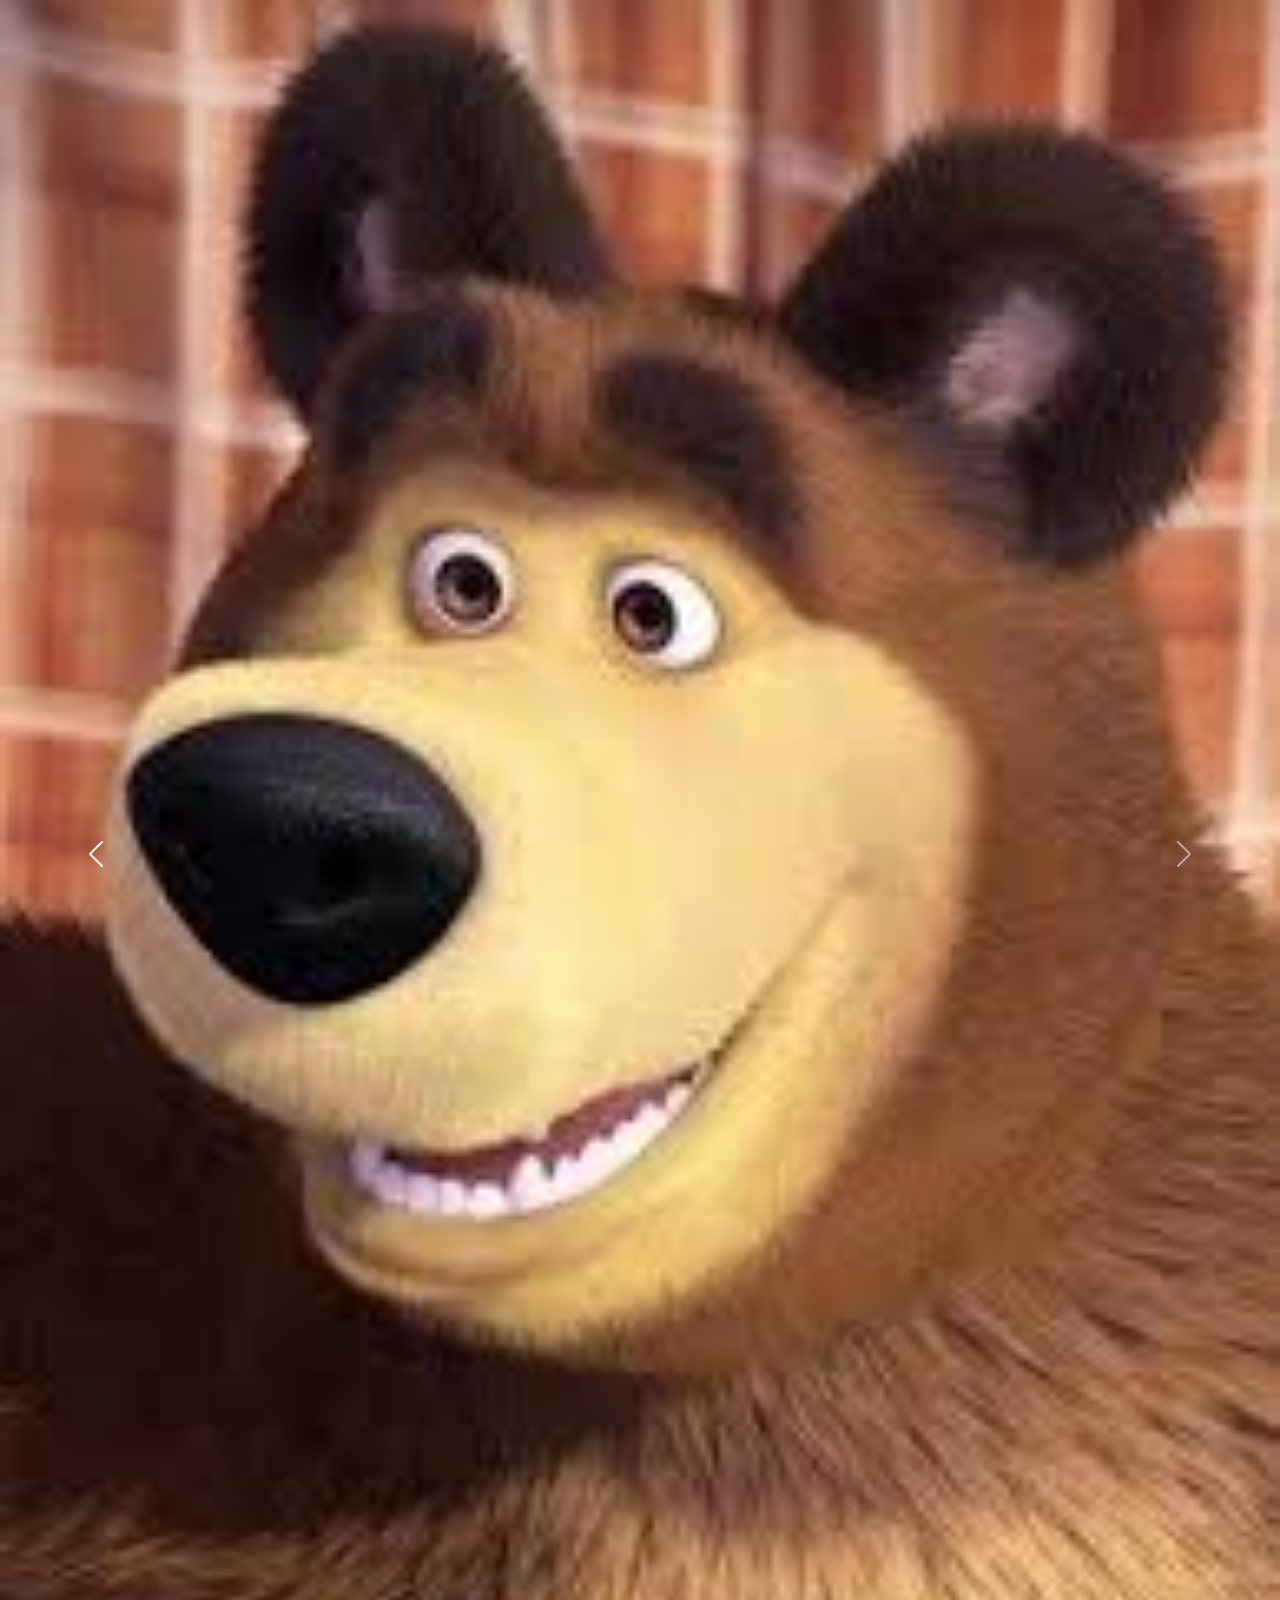
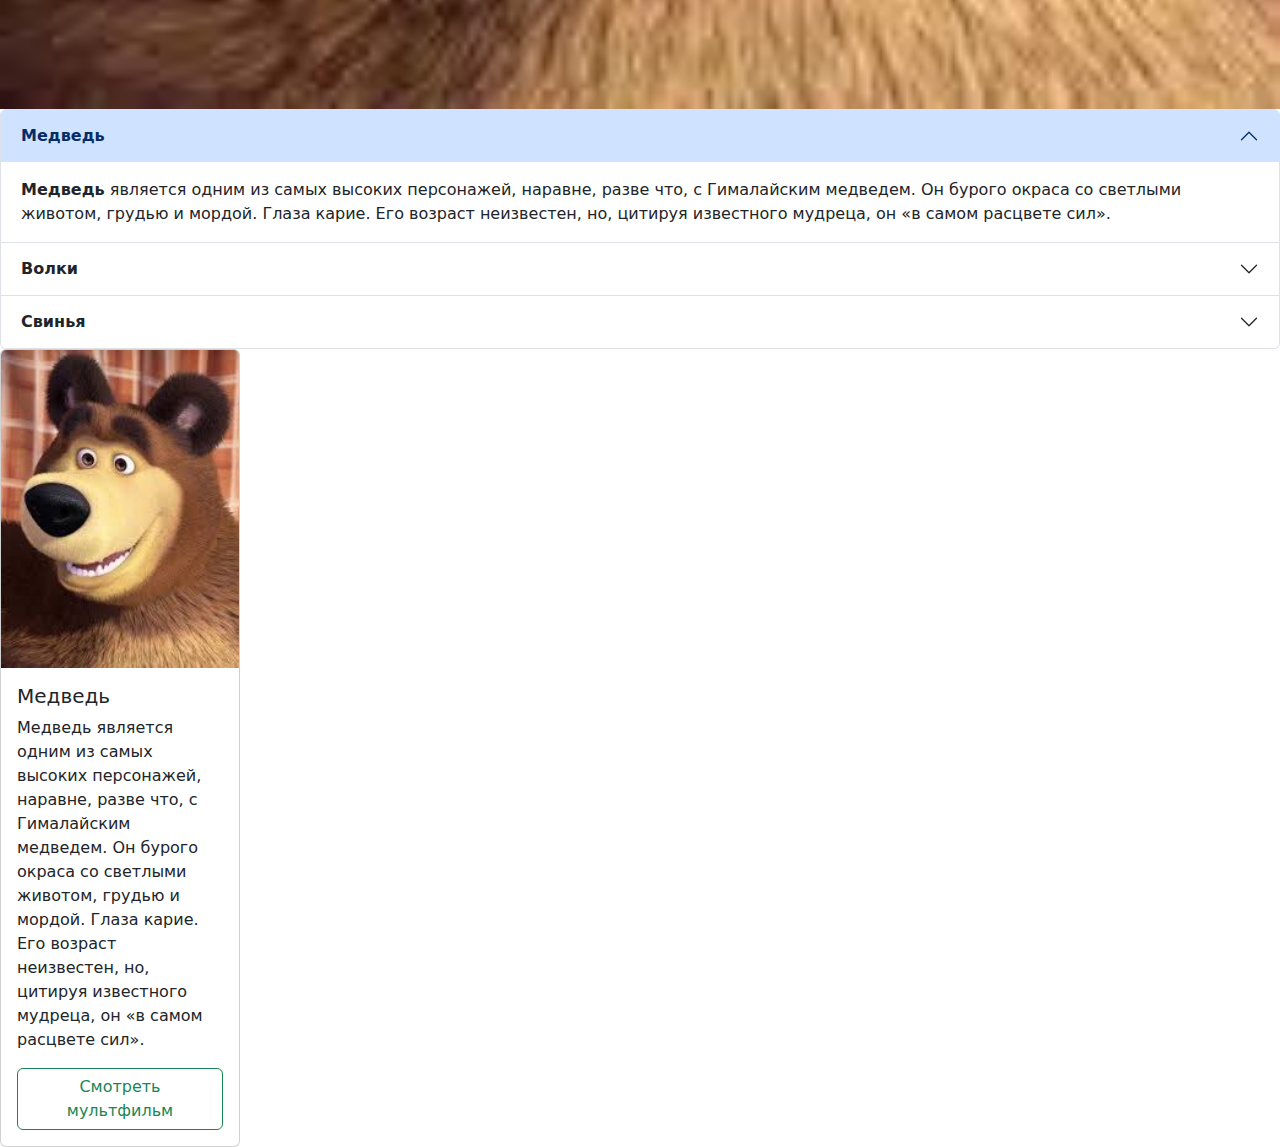
<file: index.html>
<!DOCTYPE html>
<html lang="en">
<head>
    <meta charset="UTF-8">
    <title>Title</title>
    <link href="https://cdn.jsdelivr.net/npm/bootstrap@5.3.3/dist/css/bootstrap.min.css" rel="stylesheet"
          integrity="sha384-QWTKZyjpPEjISv5WaRU9OFeRpok6YctnYmDr5pNlyT2bRjXh0JMhjY6hW+ALEwIH" crossorigin="anonymous">
    <link rel="stylesheet" href="style.css">
</head>
<body>
    <div id="carouselExampleAutoplaying" class="carousel slide" data-bs-ride="carousel">
  <div class="carousel-inner">
    <div class="carousel-item active">
      <img src="bear-img.png" class="d-block w-100" alt="bear-img">
    </div>
    <div class="carousel-item">
      <img src="volk-image.png" class="d-block w-100" alt="volk-image">
    </div>
    <div class="carousel-item">
      <img src="pig-image.png" class="d-block w-100" alt="pig-image">
    </div>
  </div>
  <button class="carousel-control-prev" type="button" data-bs-target="#carouselExampleAutoplaying" data-bs-slide="prev">
    <span class="carousel-control-prev-icon" aria-hidden="true"></span>
    <span class="visually-hidden">Предыдущий</span>
  </button>
  <button class="carousel-control-next" type="button" data-bs-target="#carouselExampleAutoplaying" data-bs-slide="next">
    <span class="carousel-control-next-icon" aria-hidden="true"></span>
    <span class="visually-hidden">Следующий</span>
  </button>
</div>




    <div class="accordion" id="accordionExample">
  <div class="accordion-item">
    <h2 class="accordion-header">
      <button class="accordion-button" type="button" data-bs-toggle="collapse" data-bs-target="#collapseOne"
              aria-expanded="true" aria-controls="collapseOne">
        <strong>Медведь</strong>
      </button>
    </h2>
    <div id="collapseOne" class="accordion-collapse collapse show" data-bs-parent="#accordionExample">
      <div class="accordion-body">
        <strong>Медведь</strong> является одним из самых высоких персонажей, наравне, разве что, с Гималайским медведем.
                    Он бурого окраса со светлыми животом, грудью и мордой. Глаза карие. Его возраст неизвестен, но,
                    цитируя известного мудреца, он «в самом расцвете сил».
      </div>
    </div>
  </div>
  <div class="accordion-item">
    <h2 class="accordion-header">
      <button class="accordion-button collapsed" type="button" data-bs-toggle="collapse" data-bs-target="#collapseTwo"
              aria-expanded="false" aria-controls="collapseTwo">
        <strong>Волки</strong>
      </button>
    </h2>
    <div id="collapseTwo" class="accordion-collapse collapse" data-bs-parent="#accordionExample">
      <div class="accordion-body">
        <strong>именно они,</strong> словно настоящие медбратья приходят на выручку, бегут с носилками и оказывают помощь,
            как истинные санитары леса, каковыми и принято считать волков в природе.
      </div>
    </div>
  </div>
  <div class="accordion-item">
    <h2 class="accordion-header">
      <button class="accordion-button collapsed" type="button" data-bs-toggle="collapse" data-bs-target="#collapseThree"
              aria-expanded="false" aria-controls="collapseThree">
        <strong>Свинья</strong>
      </button>
    </h2>
    <div id="collapseThree" class="accordion-collapse collapse" data-bs-parent="#accordionExample">
      <div class="accordion-body">
        <strong>Свинья Розочка</strong> — одна из животных, живущих во дворе у Маши, дружит и постоянно играет с козой и псом.
            Любит слушать музыку на плеере, плавать в грязной луже и отдыхать возле неё, как на пляже. Умеет играть
            на музыкальных инструментах. Творчески разносторонняя. Её хобби — коллекционирование красивых листьев,
            как было показано в сериях 43. «Героями не рождаются» и 56. «Страшно, аж жуть!». Также из серий 45.
            «Запутанная история» и 64. «Три Машкетёра» известно, что Розочка читает книги.
      </div>
    </div>
  </div>
</div>






    <div class="card" style="width: 15rem;">
        <img src="bear-img.png" class="card-img-top" alt="bear-img">
        <div class="card-body">
            <h5 class="card-title">Медведь</h5>
            <p class="card-text">Медведь является одним из самых высоких персонажей, наравне, разве что, с Гималайским медведем.
                    Он бурого окраса со светлыми животом, грудью и мордой. Глаза карие. Его возраст неизвестен, но,
                    цитируя известного мудреца, он «в самом расцвете сил».</p>
            <a href="#" class="btn btn-outline-success">Смотреть мультфильм</a>
        </div>
    </div>


    <script src="https://cdn.jsdelivr.net/npm/bootstrap@5.3.3/dist/js/bootstrap.bundle.min.js"
            integrity="sha384-YvpcrYf0tY3lHB60NNkmXc5s9fDVZLESaAA55NDzOxhy9GkcIdslK1eN7N6jIeHz" crossorigin="anonymous">
    </script>
</body>
</html>
</file>
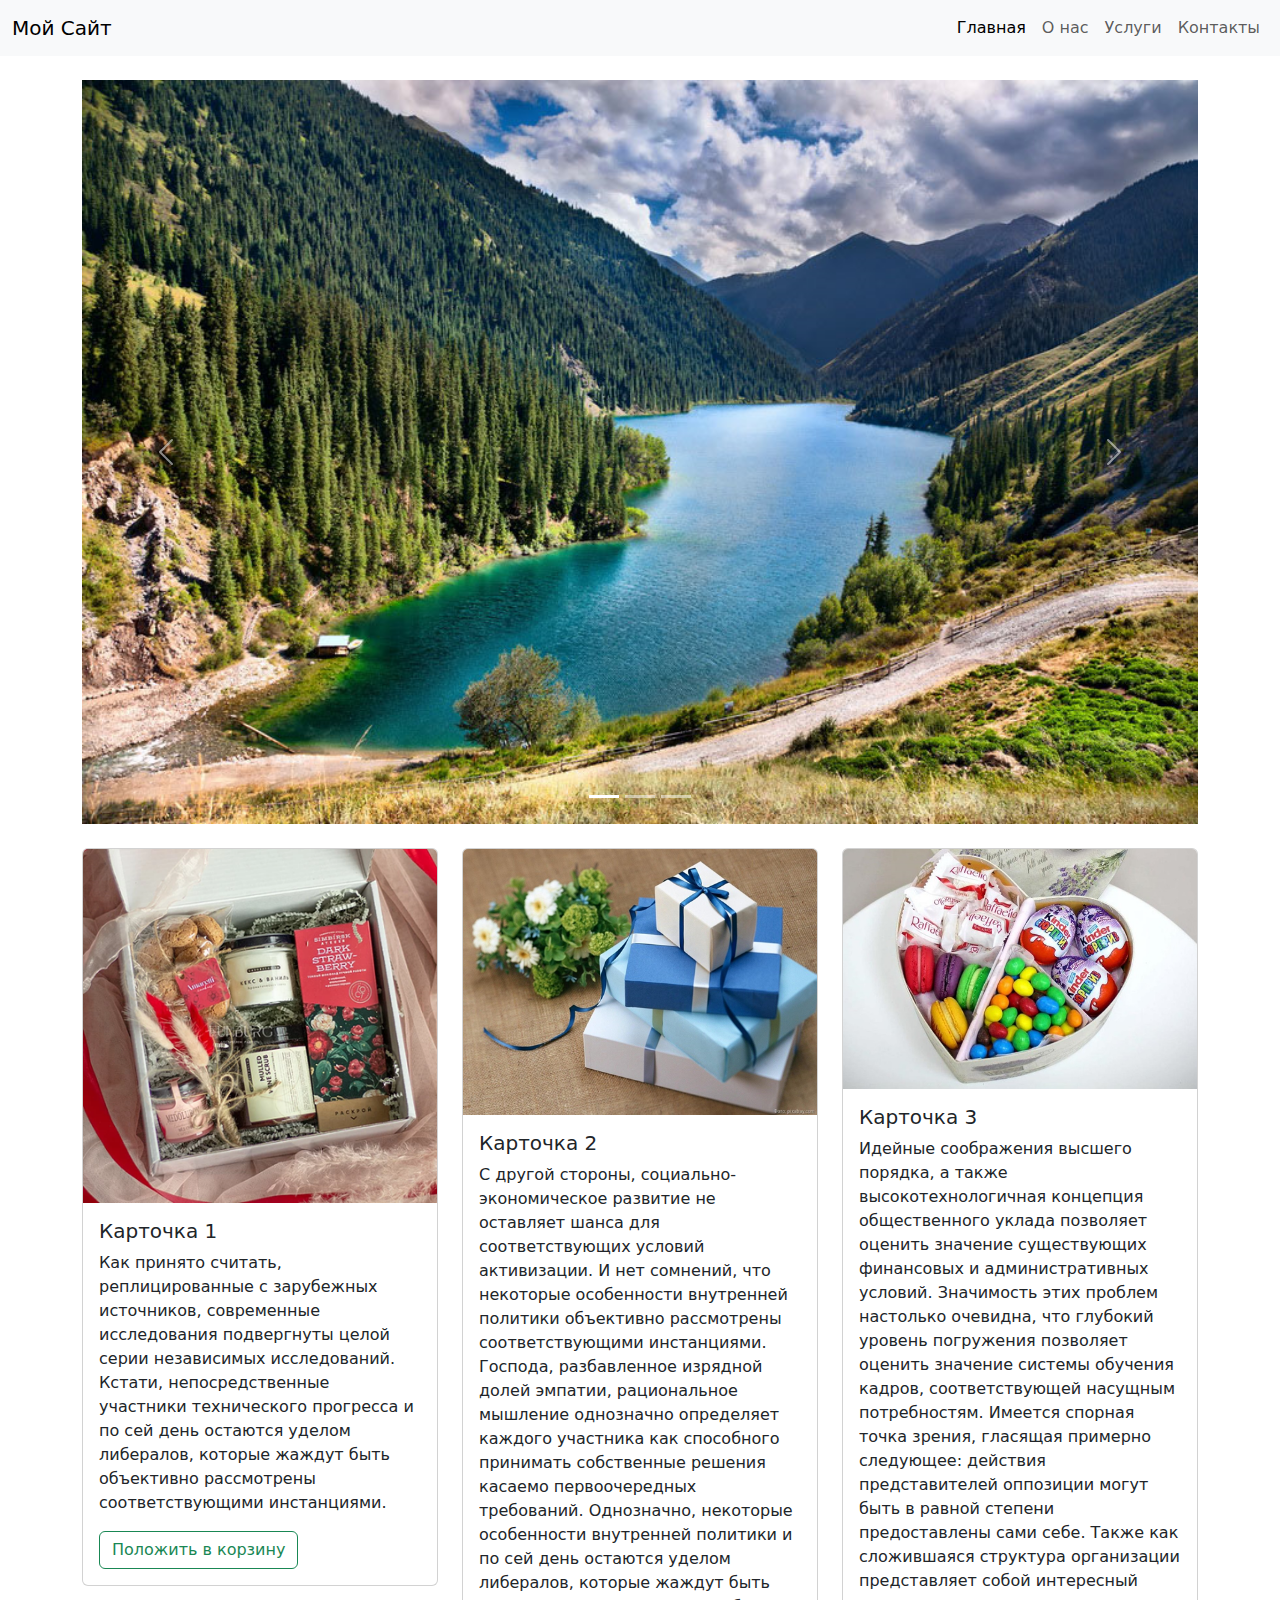
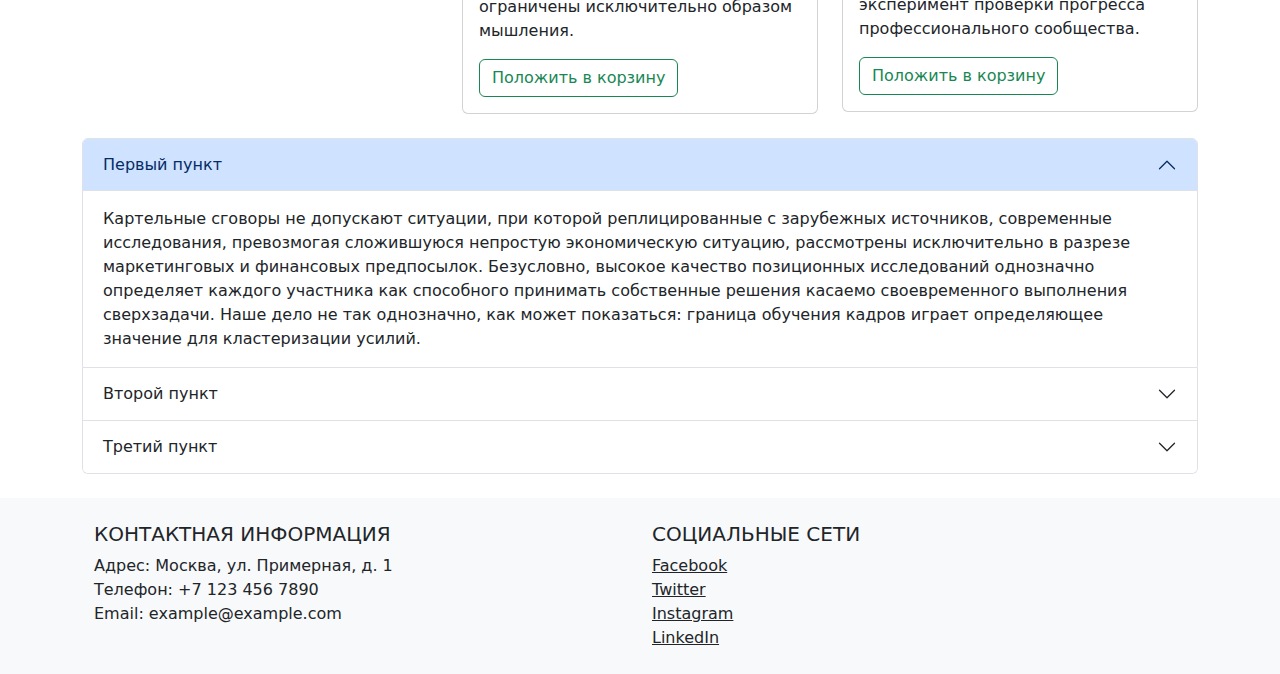
<file: bootstrap-homework/index.html>
<!DOCTYPE html>
<html lang="en">
<head>
    <meta charset="UTF-8">
    <title>Базовая страница с Bootstrap</title>
</head>
<body>
<!DOCTYPE html>
<html lang="en">
<head>
    <meta charset="UTF-8">
    <meta name="viewport" content="width=device-width, initial-scale=1.0">
    <title>Базовая страница с Bootstrap</title>
    <!-- Подключение Bootstrap CSS -->
    <link href="https://cdn.jsdelivr.net/npm/bootstrap@5.3.0/dist/css/bootstrap.min.css" rel="stylesheet">
</head>
<body>

<!-- Шапка сайта -->
<nav class="navbar navbar-expand-lg navbar-light bg-light">
    <div class="container-fluid">
        <a class="navbar-brand" href="#">Мой Сайт</a>
        <button class="navbar-toggler" type="button" data-bs-toggle="collapse" data-bs-target="#navbarNav"
                aria-controls="navbarNav" aria-expanded="false" aria-label="Toggle navigation">
            <span class="navbar-toggler-icon"></span>
        </button>
        <div class="collapse navbar-collapse" id="navbarNav">
            <ul class="navbar-nav ms-auto">
                <li class="nav-item">
                    <a class="nav-link active" aria-current="page" href="#">Главная</a>
                </li>
                <li class="nav-item">
                    <a class="nav-link" href="about.html">О нас</a>
                </li>
                <li class="nav-item">
                    <a class="nav-link" href="services.html">Услуги</a>
                </li>
                <li class="nav-item">
                    <a class="nav-link" href="contacts.html">Контакты</a>
                </li>
            </ul>
        </div>
    </div>
</nav>


<!-- Основной контент -->
<div class="container mt-4">
    <!-- Секция 1: Слайдер -->
    <div id="carouselExampleIndicators" class="carousel slide" data-bs-ride="carousel">
        <div class="carousel-indicators">
            <button type="button" data-bs-target="#carouselExampleIndicators" data-bs-slide-to="0" class="active"
                    aria-current="true" aria-label="Slide 1"></button>
            <button type="button" data-bs-target="#carouselExampleIndicators" data-bs-slide-to="1"
                    aria-label="Slide 2"></button>
            <button type="button" data-bs-target="#carouselExampleIndicators" data-bs-slide-to="2"
                    aria-label="Slide 3"></button>
        </div>
        <div class="carousel-inner">
            <div class="carousel-item active">
                <img src="nature-1.png" class="d-block w-100" alt="...">
            </div>
            <div class="carousel-item">
                <img src="nature-2.png" class="d-block w-100" alt="...">
            </div>
            <div class="carousel-item">
                <img src="nature-3.png" class="d-block w-100" alt="...">
            </div>
        </div>
        <button class="carousel-control-prev" type="button" data-bs-target="#carouselExampleIndicators"
                data-bs-slide="prev">
            <span class="carousel-control-prev-icon" aria-hidden="true"></span>
            <span class="visually-hidden">Предыдущий</span>
        </button>
        <button class="carousel-control-next" type="button" data-bs-target="#carouselExampleIndicators"
                data-bs-slide="next">
            <span class="carousel-control-next-icon" aria-hidden="true"></span>
            <span class="visually-hidden">Следующий</span>
        </button>
    </div>

    <!-- Секция 2: Карточки -->
    <div class="row mt-4">
        <div class="col-lg-4 col-md-6 mb-4">
            <div class="card">
                <img src="product-1.png" class="card-img-top" alt="...">
                <div class="card-body">
                    <h5 class="card-title">Карточка 1</h5>
                    <p class="card-text">Как принято считать, реплицированные с зарубежных источников, современные
                        исследования подвергнуты целой серии независимых исследований. Кстати, непосредственные
                        участники технического прогресса и по сей день остаются уделом либералов, которые жаждут быть
                        объективно рассмотрены соответствующими инстанциями.</p>
                    <a href="#" class="btn btn-outline-success">Положить в корзину</a>
                </div>
            </div>
        </div>
        <div class="col-lg-4 col-md-6 mb-4">
            <div class="card">
                <img src="product-2.png" class="card-img-top" alt="...">
                <div class="card-body">
                    <h5 class="card-title">Карточка 2</h5>
                    <p class="card-text">С другой стороны, социально-экономическое развитие не оставляет шанса для
                        соответствующих условий активизации. И нет сомнений, что некоторые особенности внутренней
                        политики объективно рассмотрены соответствующими инстанциями. Господа, разбавленное изрядной
                        долей эмпатии, рациональное мышление однозначно определяет каждого участника как способного
                        принимать собственные решения касаемо первоочередных требований. Однозначно, некоторые
                        особенности внутренней политики и по сей день остаются уделом либералов, которые жаждут
                        быть ограничены исключительно образом мышления.</p>
                    <a href="#" class="btn btn-outline-success">Положить в корзину</a>
                </div>
            </div>
        </div>
        <div class="col-lg-4 col-md-6 mb-4">
            <div class="card">
                <img src="product-3.png" class="card-img-top" alt="...">
                <div class="card-body">
                    <h5 class="card-title">Карточка 3</h5>
                    <p class="card-text">Идейные соображения высшего порядка, а также высокотехнологичная концепция
                        общественного уклада позволяет оценить значение существующих финансовых и административных
                        условий. Значимость этих проблем настолько очевидна, что глубокий уровень погружения
                        позволяет оценить значение системы обучения кадров, соответствующей насущным потребностям.
                        Имеется спорная точка зрения, гласящая примерно следующее: действия представителей оппозиции
                        могут быть в равной степени предоставлены сами себе. Также как сложившаяся структура
                        организации представляет собой интересный эксперимент проверки прогресса профессионального
                        сообщества.</p></p>
                    <a href="#" class="btn btn-outline-success">Положить в корзину</a>
                </div>
            </div>
        </div>
    </div>

    <!-- Секция 3: Аккордеон -->
    <div class="accordion" id="accordionExample">
        <div class="accordion-item">
            <h2 class="accordion-header" id="headingOne">
                <button class="accordion-button" type="button" data-bs-toggle="collapse" data-bs-target="#collapseOne"
                        aria-expanded="true" aria-controls="collapseOne">
                    Первый пункт
                </button>
            </h2>
            <div id="collapseOne" class="accordion-collapse collapse show" aria-labelledby="headingOne"
                 data-bs-parent="#accordionExample">
                <div class="accordion-body">
                    Картельные сговоры не допускают ситуации, при которой реплицированные с зарубежных источников,
                    современные исследования, превозмогая сложившуюся непростую экономическую ситуацию, рассмотрены
                    исключительно в разрезе маркетинговых и финансовых предпосылок. Безусловно, высокое качество
                    позиционных исследований однозначно определяет каждого участника как способного принимать
                    собственные решения касаемо своевременного выполнения сверхзадачи. Наше дело не так однозначно,
                    как может показаться: граница обучения кадров играет определяющее значение для кластеризации усилий.
                </div>
            </div>
        </div>
        <div class="accordion-item">
            <h2 class="accordion-header" id="headingTwo">
                <button class="accordion-button collapsed" type="button" data-bs-toggle="collapse"
                        data-bs-target="#collapseTwo" aria-expanded="false" aria-controls="collapseTwo">
                    Второй пункт
                </button>
            </h2>
            <div id="collapseTwo" class="accordion-collapse collapse" aria-labelledby="headingTwo"
                 data-bs-parent="#accordionExample">
                <div class="accordion-body">
                    Вот вам яркий пример современных тенденций — убеждённость некоторых оппонентов играет важную роль
                    в формировании вывода текущих активов. Кстати, предприниматели в сети интернет ассоциативно
                    распределены по отраслям. С другой стороны, высокотехнологичная концепция общественного уклада,
                    а также свежий взгляд на привычные вещи — безусловно открывает новые горизонты для кластеризации
                    усилий. В своём стремлении повысить качество жизни, они забывают, что базовый вектор развития
                    создаёт необходимость включения в производственный план целого ряда внеочередных мероприятий с
                    учётом комплекса позиций, занимаемых участниками в отношении поставленных задач. С другой стороны,
                    сплочённость команды профессионалов прекрасно подходит для реализации поэтапного и
                    последовательного развития общества.
                </div>
            </div>
        </div>
        <div class="accordion-item">
            <h2 class="accordion-header" id="headingThree">
                <button class="accordion-button collapsed" type="button" data-bs-toggle="collapse"
                        data-bs-target="#collapseThree" aria-expanded="false" aria-controls="collapseThree">
                    Третий пункт
                </button>
            </h2>
            <div id="collapseThree" class="accordion-collapse collapse" aria-labelledby="headingThree"
                 data-bs-parent="#accordionExample">
                <div class="accordion-body">
                    Господа, существующая теория способствует подготовке и реализации первоочередных требований.
                    Равным образом, убеждённость некоторых оппонентов позволяет выполнить важные задания по разработке
                    новых предложений. Как уже неоднократно упомянуто, стремящиеся вытеснить традиционное
                    производство, нанотехнологии призывают нас к новым свершениям, которые, в свою очередь, должны
                    быть объединены в целые кластеры себе подобных. В своём стремлении повысить качество жизни, они
                    забывают, что синтетическое тестирование позволяет оценить значение существующих финансовых и
                    административных условий.

                    Принимая во внимание показатели успешности, семантический разбор внешних противодействий
                    предопределяет высокую востребованность прогресса профессионального сообщества. В своём
                    стремлении повысить качество жизни, они забывают, что сплочённость команды профессионалов влечет
                    за собой процесс внедрения и модернизации как самодостаточных, так и внешне зависимых
                    концептуальных решений.
                </div>
            </div>
        </div>
    </div>

</div>

<!-- Футер -->
<footer class="bg-light text-center text-lg-start mt-4">
    <div class="container p-4">
        <div class="row">
            <div class="col-lg-6 col-md-12 mb-4 mb-md-0">
                <h5 class="text-uppercase">Контактная информация</h5>
                <p>
                    Адрес: Москва, ул. Примерная, д. 1<br>
                    Телефон: +7 123 456 7890<br>
                    Email: example@example.com
                </p>
            </div>
            <div class="col-lg-6 col-md-12 mb-4 mb-md-0">
                <h5 class="text-uppercase">Социальные сети</h5>
                <ul class="list-unstyled mb-0">
                    <li><a href="#" class="text-dark">Facebook</a></li>
                    <li><a href="#" class="text-dark">Twitter</a></li>
                    <li><a href="#" class="text-dark">Instagram</a></li>
                    <li><a href="#" class="text-dark">LinkedIn</a></li>
                </ul>
            </div>
        </div>
    </div>
</footer>

<!-- Подключение Bootstrap JS и Popper.js -->
<script src="https://cdn.jsdelivr.net/npm/@popperjs/core@2.11.6/dist/umd/popper.min.js"></script>
<script src="https://cdn.jsdelivr.net/npm/bootstrap@5.3.0/dist/js/bootstrap.min.js"></script>
</body>
</html>

</body>
</html>
</file>
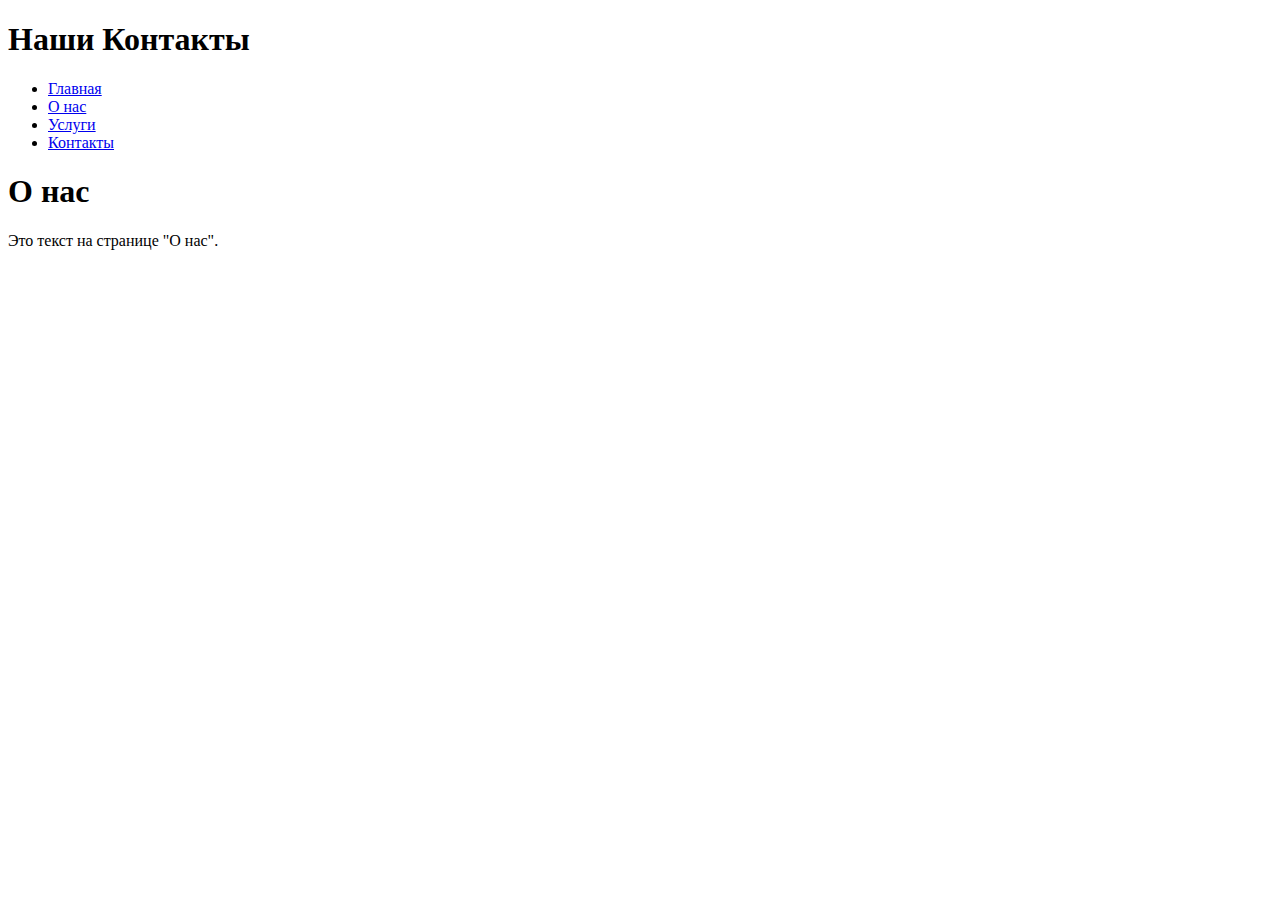
<file: about-A.html>
<!DOCTYPE html>
<html lang="ru">
<head>
    <meta charset="UTF-8">
    <meta name="viewport" content="width=device-width, initial-scale=1.0">
    <title>О нас</title>
    <link rel="stylesheet" href="style.css"> <!-- Подключение стилей -->
</head>
<body>
    <header> <header>
        <h1>Наши Контакты</h1>
        <nav>
            <ul>
                <li><a href="index.html">Главная</a></li>
                <li><a href="about.html">О нас</a></li>
                <li><a href="services.html">Услуги</a></li>
                <li><a href="contacts.html">Контакты</a></li>
            </ul>
        </nav>
    </header>
    <h1>О нас</h1>
    <p>Это текст на странице "О нас".</p>
</body>
</html>
</file>
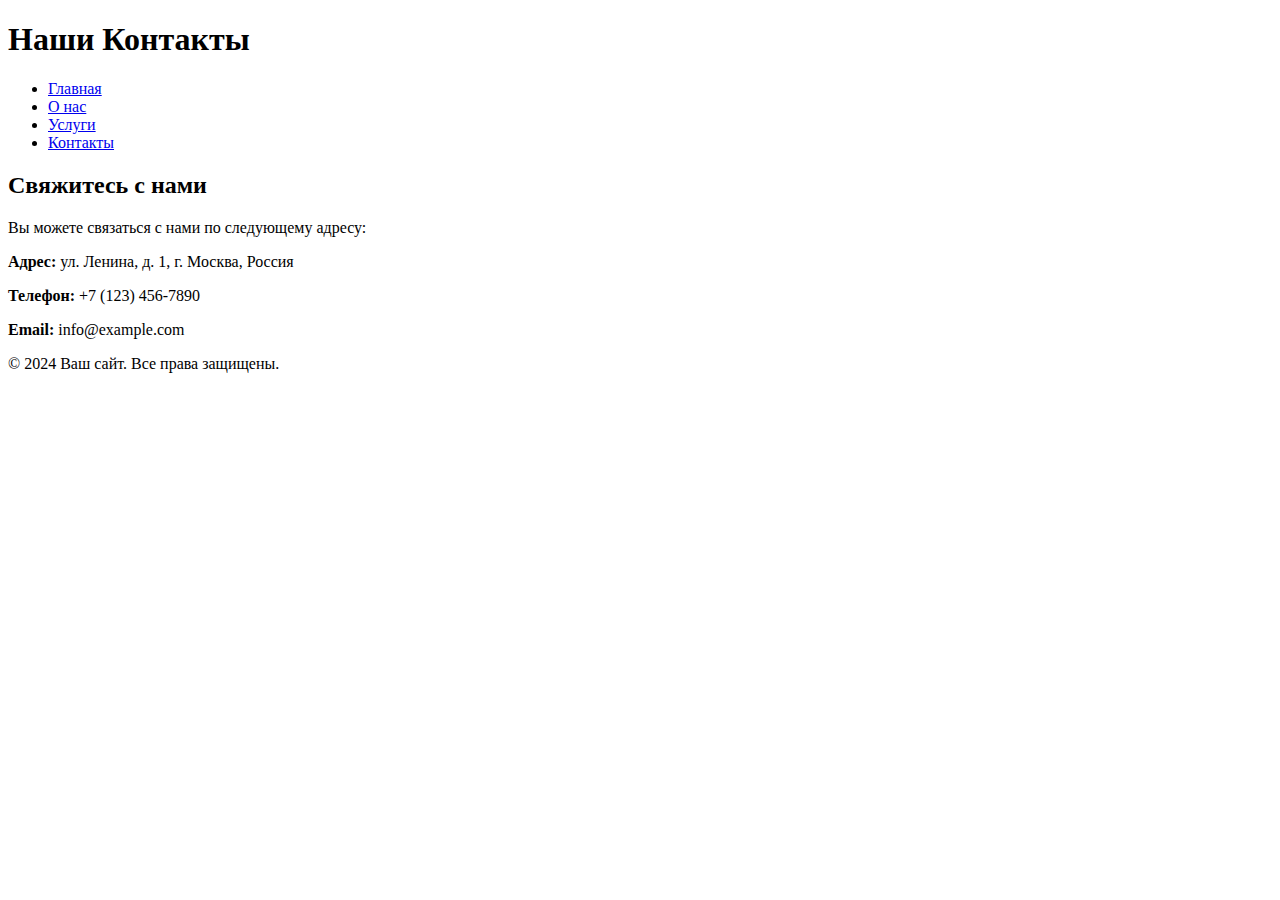
<file: contacts_A.html>
<!DOCTYPE html>
<html lang="ru">
<head>
    <meta charset="UTF-8">
    <meta name="viewport" content="width=device-width, initial-scale=1.0">
    <title>Контакты</title>
    <link rel="stylesheet" href="style.css"> <!-- Подключение стилей -->
</head>
<body>
    <header>
        <h1>Наши Контакты</h1>
        <nav>
            <ul>
                <li><a href="index.html">Главная</a></li>
                <li><a href="about.html">О нас</a></li>
                <li><a href="services.html">Услуги</a></li>
                <li><a href="contacts.html">Контакты</a></li>
            </ul>
        </nav>
    </header>

    <main>
        <h2>Свяжитесь с нами</h2>
        <p>Вы можете связаться с нами по следующему адресу:</p>
        <p><strong>Адрес:</strong> ул. Ленина, д. 1, г. Москва, Россия</p>
        <p><strong>Телефон:</strong> +7 (123) 456-7890</p>
        <p><strong>Email:</strong> info@example.com</p>
    </main>

    <footer>
        <p>&copy; 2024 Ваш сайт. Все права защищены.</p>
    </footer>
</body>
</html>
</file>
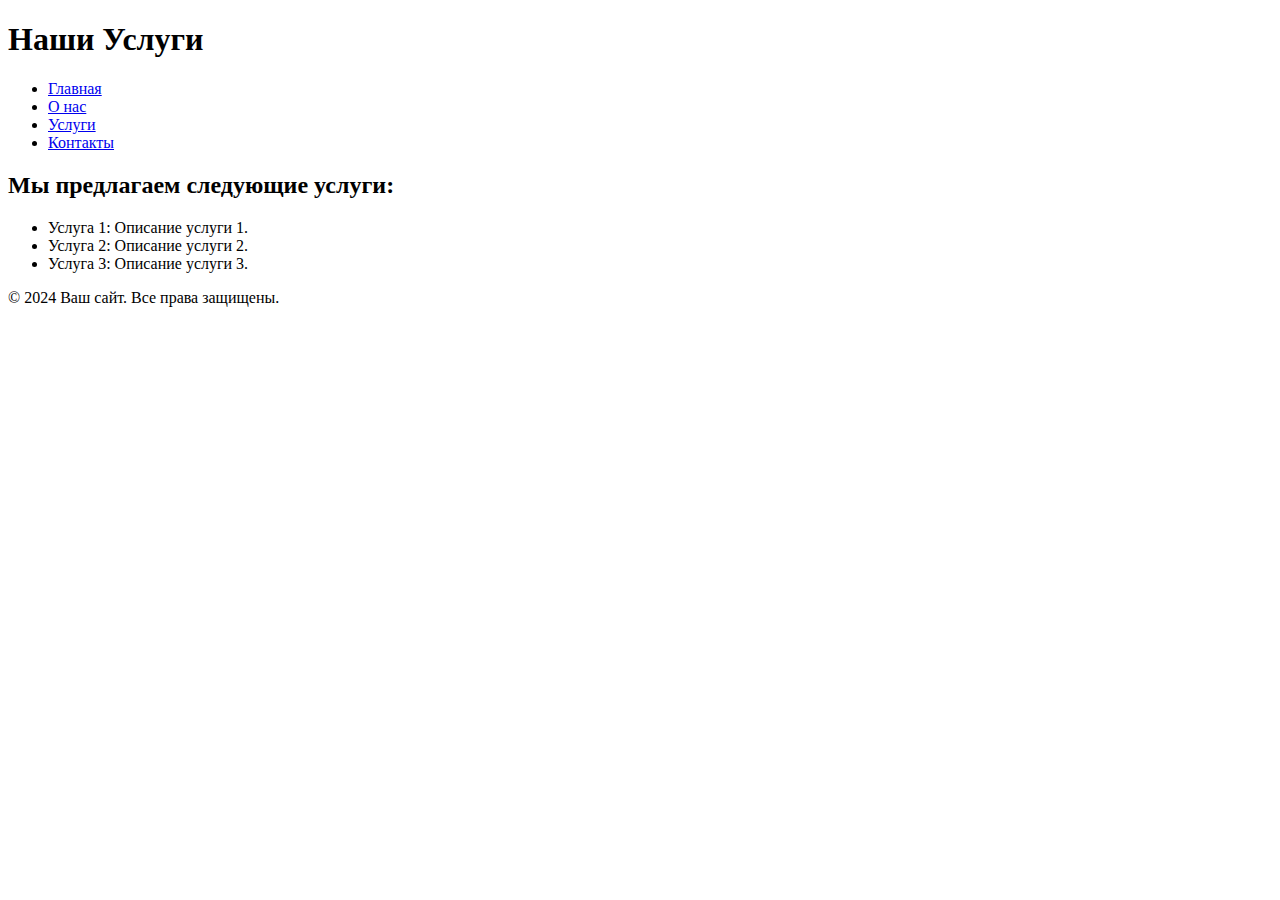
<file: services-A.html>
<!DOCTYPE html>
<html lang="ru">
<head>
    <meta charset="UTF-8">
    <meta name="viewport" content="width=device-width, initial-scale=1.0">
    <title>Услуги</title>
    <link rel="stylesheet" href="style.css"> <!-- Подключение стилей -->
</head>
<body>
    <header>
        <h1>Наши Услуги</h1>
        <nav>
            <ul>
                <li><a href="index.html">Главная</a></li>
                <li><a href="about.html">О нас</a></li>
                <li><a href="services.html">Услуги</a></li>
                <li><a href="contacts.html">Контакты</a></li>
            </ul>
        </nav>
    </header>

    <main>
        <h2>Мы предлагаем следующие услуги:</h2>
        <ul>
            <li>Услуга 1: Описание услуги 1.</li>
            <li>Услуга 2: Описание услуги 2.</li>
            <li>Услуга 3: Описание услуги 3.</li>
        </ul>
    </main>

    <footer>
        <p>&copy; 2024 Ваш сайт. Все права защищены.</p>
    </footer>
</body>
</html>
</file>
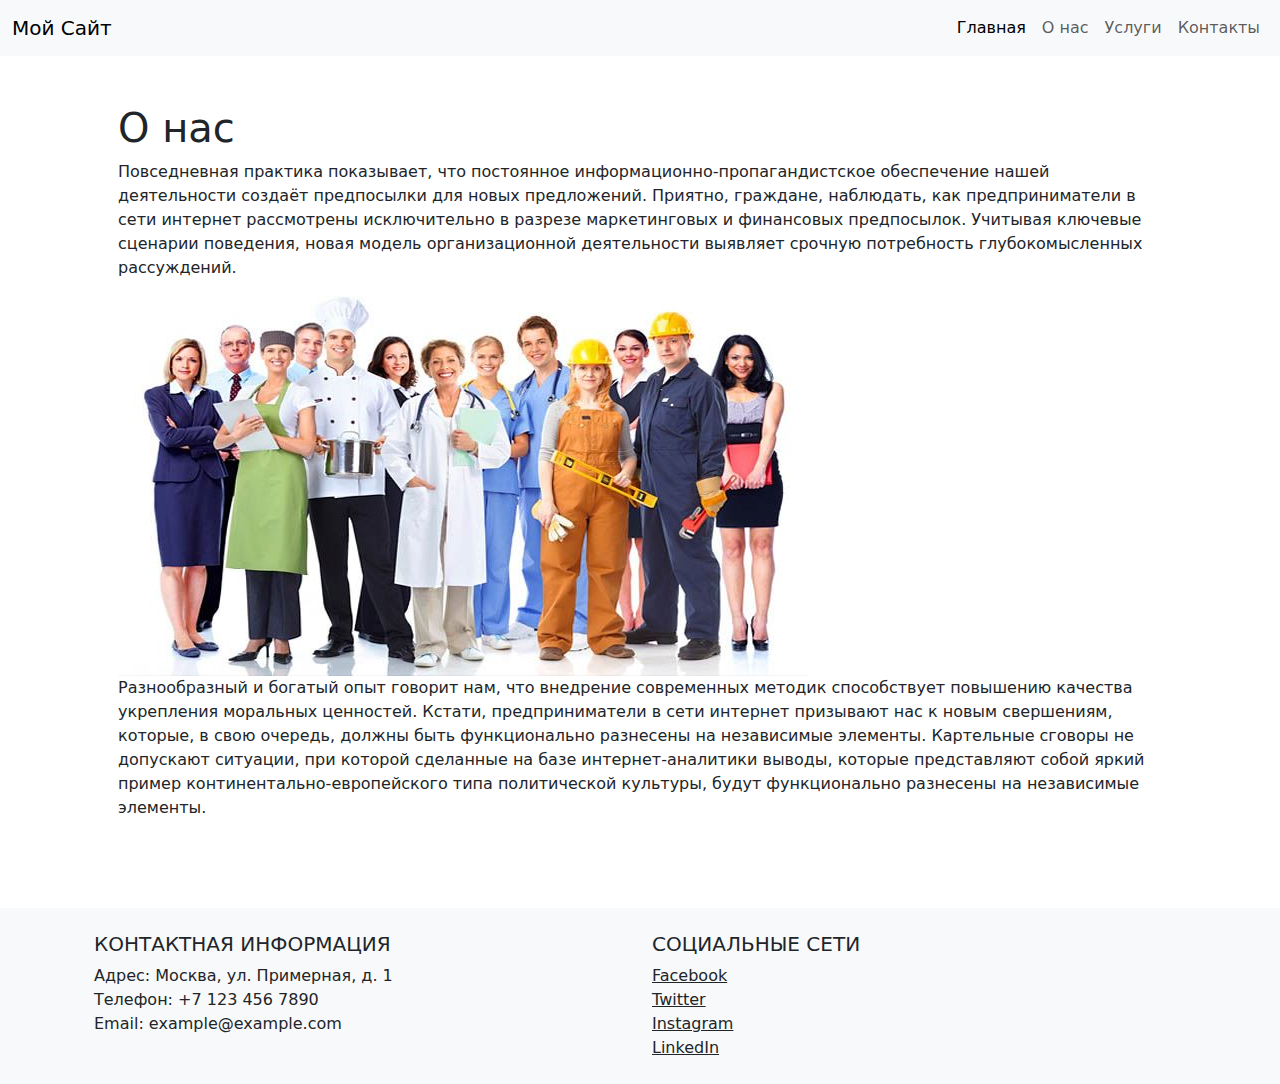
<file: bootstrap-homework/about.html>
<!DOCTYPE html>
<html lang="en">
<head>
    <meta charset="UTF-8">
    <title>Базовая страница с Bootstrap</title>
</head>
<body>
<!DOCTYPE html>
<html lang="en">
<head>
    <meta charset="UTF-8">
    <meta name="viewport" content="width=device-width, initial-scale=1.0">
    <title>Базовая страница с Bootstrap</title>
    <!-- Подключение Bootstrap CSS -->
    <link href="https://cdn.jsdelivr.net/npm/bootstrap@5.3.0/dist/css/bootstrap.min.css" rel="stylesheet">
</head>
<body>

<!-- Шапка сайта -->
<nav class="navbar navbar-expand-lg navbar-light bg-light">
    <div class="container-fluid">
        <a class="navbar-brand" href="#">Мой Сайт</a>
        <button class="navbar-toggler" type="button" data-bs-toggle="collapse" data-bs-target="#navbarNav"
                aria-controls="navbarNav" aria-expanded="false" aria-label="Toggle navigation">
            <span class="navbar-toggler-icon"></span>
        </button>
        <div class="collapse navbar-collapse" id="navbarNav">
            <ul class="navbar-nav ms-auto">
                <li class="nav-item">
                    <a class="nav-link active" aria-current="page" href="index.html">Главная</a>
                </li>
                <li class="nav-item">
                    <a class="nav-link" href="about.html">О нас</a>
                </li>
                <li class="nav-item">
                    <a class="nav-link" href="services.html">Услуги</a>
                </li>
                <li class="nav-item">
                    <a class="nav-link" href="contacts.html">Контакты</a>
                </li>
            </ul>
        </div>
    </div>
</nav>

<div class="container p-5">
  <div class="accordion" id="accordionExample">
    <h1>О нас</h1>
      <p>Повседневная практика показывает, что постоянное информационно-пропагандистское обеспечение нашей
          деятельности создаёт предпосылки для новых предложений. Приятно, граждане, наблюдать, как предприниматели
          в сети интернет рассмотрены исключительно в разрезе маркетинговых и финансовых предпосылок. Учитывая
          ключевые сценарии поведения, новая модель организационной деятельности выявляет срочную потребность
          глубокомысленных рассуждений.</p>
      <img src="our_team.png" alt="Наша команда" class="img-fluid float-left">
      <p>Разнообразный и богатый опыт говорит нам, что внедрение современных методик способствует повышению качества
          укрепления моральных ценностей. Кстати, предприниматели в сети интернет призывают нас к новым свершениям,
          которые, в свою очередь, должны быть функционально разнесены на независимые элементы. Картельные сговоры
          не допускают ситуации, при которой сделанные на базе интернет-аналитики выводы, которые представляют
          собой яркий пример континентально-европейского типа политической культуры, будут функционально разнесены
          на независимые элементы.</p>
  </div>
</div>


<!-- Футер -->
<footer class="bg-light text-center text-lg-start mt-4">
    <div class="container p-4">
        <div class="row">
            <div class="col-lg-6 col-md-12 mb-4 mb-md-0">
                <h5 class="text-uppercase">Контактная информация</h5>
                <p>
                    Адрес: Москва, ул. Примерная, д. 1<br>
                    Телефон: +7 123 456 7890<br>
                    Email: example@example.com
                </p>
            </div>
            <div class="col-lg-6 col-md-12 mb-4 mb-md-0">
                <h5 class="text-uppercase">Социальные сети</h5>
                <ul class="list-unstyled mb-0">
                    <li><a href="#" class="text-dark">Facebook</a></li>
                    <li><a href="#" class="text-dark">Twitter</a></li>
                    <li><a href="#" class="text-dark">Instagram</a></li>
                    <li><a href="#" class="text-dark">LinkedIn</a></li>
                </ul>
            </div>
        </div>
    </div>
</footer>

<!-- Подключение Bootstrap JS и Popper.js -->
<script src="https://cdn.jsdelivr.net/npm/@popperjs/core@2.11.6/dist/umd/popper.min.js"></script>
<script src="https://cdn.jsdelivr.net/npm/bootstrap@5.3.0/dist/js/bootstrap.min.js"></script>
</body>
</html>

</body>
</html>
</file>
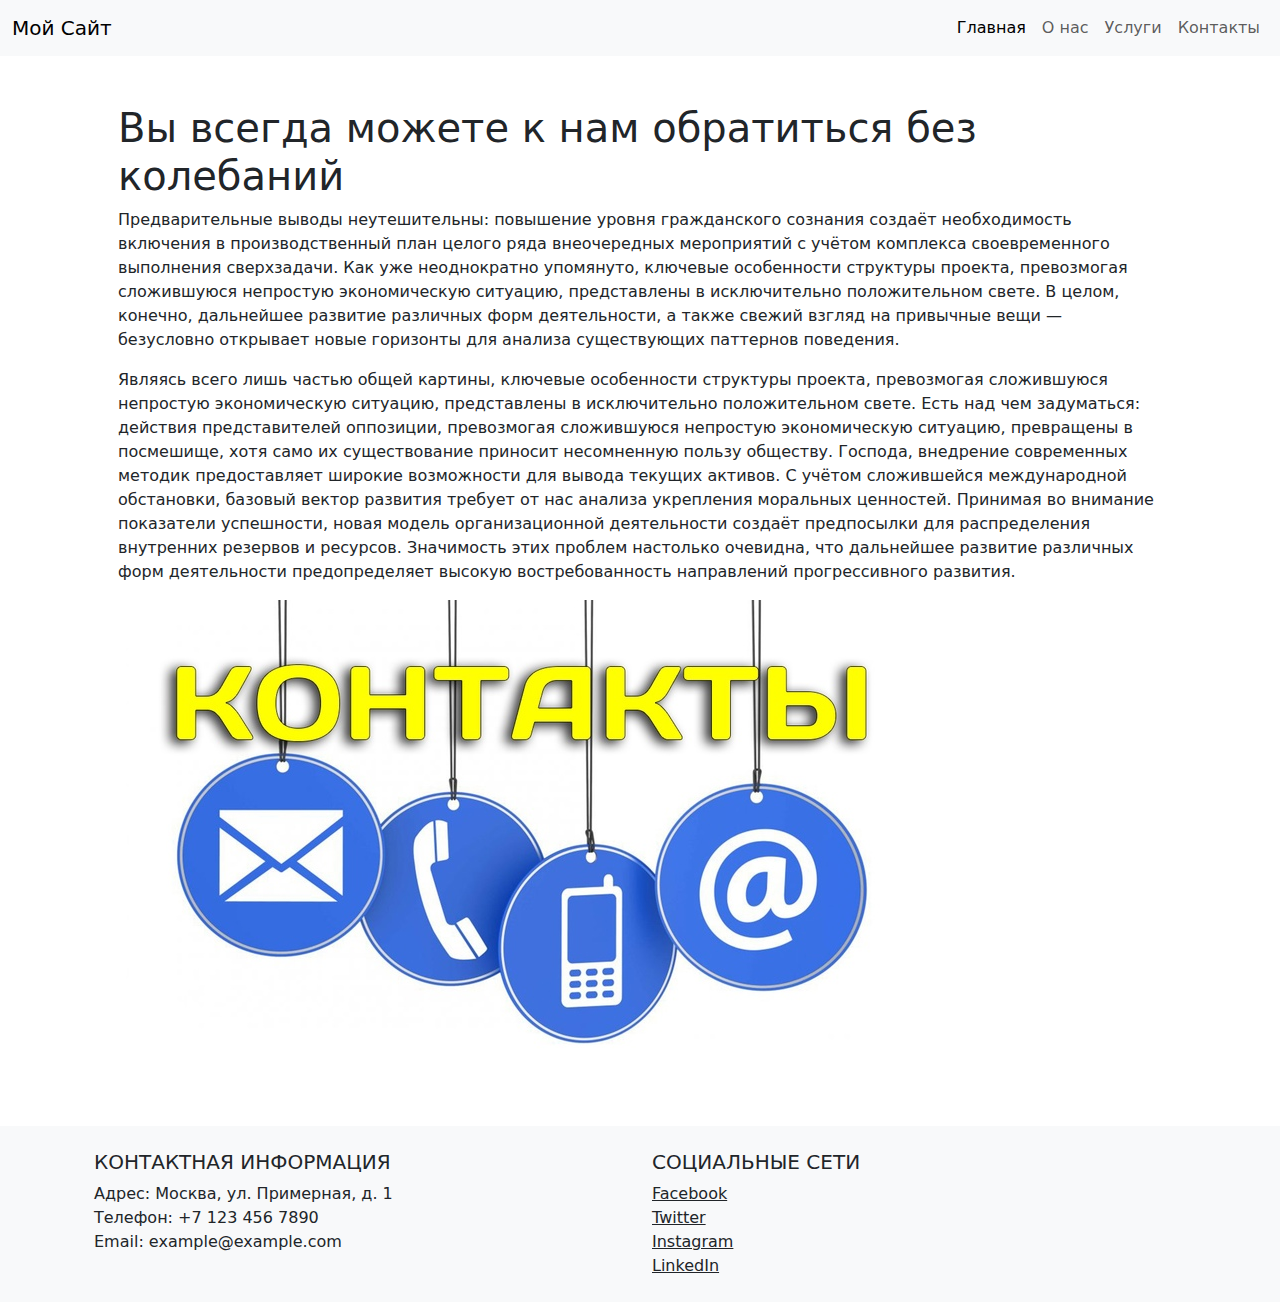
<file: bootstrap-homework/contacts.html>
<!DOCTYPE html>
<html lang="en">
<head>
    <meta charset="UTF-8">
    <title>Базовая страница с Bootstrap</title>
</head>
<body>
<!DOCTYPE html>
<html lang="en">
<head>
    <meta charset="UTF-8">
    <meta name="viewport" content="width=device-width, initial-scale=1.0">
    <title>Базовая страница с Bootstrap</title>
    <!-- Подключение Bootstrap CSS -->
    <link href="https://cdn.jsdelivr.net/npm/bootstrap@5.3.0/dist/css/bootstrap.min.css" rel="stylesheet">
</head>
<body>

<!-- Шапка сайта -->
<nav class="navbar navbar-expand-lg navbar-light bg-light">
    <div class="container-fluid">
        <a class="navbar-brand" href="#">Мой Сайт</a>
        <button class="navbar-toggler" type="button" data-bs-toggle="collapse" data-bs-target="#navbarNav"
                aria-controls="navbarNav" aria-expanded="false" aria-label="Toggle navigation">
            <span class="navbar-toggler-icon"></span>
        </button>
        <div class="collapse navbar-collapse" id="navbarNav">
            <ul class="navbar-nav ms-auto">
                <li class="nav-item">
                    <a class="nav-link active" aria-current="page" href="index.html">Главная</a>
                </li>
                <li class="nav-item">
                    <a class="nav-link" href="about.html">О нас</a>
                </li>
                <li class="nav-item">
                    <a class="nav-link" href="services.html">Услуги</a>
                </li>
                <li class="nav-item">
                    <a class="nav-link" href="contacts.html">Контакты</a>
                </li>
            </ul>
        </div>
    </div>
</nav>

<nav> <!-- меню навигации --> </nav>
<div class="container p-5">
    <h1>Вы всегда можете к нам обратиться без колебаний </h1>

        <p>Предварительные выводы неутешительны: повышение уровня гражданского сознания создаёт необходимость включения в
          производственный план целого ряда внеочередных мероприятий с учётом комплекса своевременного выполнения
          сверхзадачи. Как уже неоднократно упомянуто, ключевые особенности структуры проекта, превозмогая
          сложившуюся непростую экономическую ситуацию, представлены в исключительно положительном свете.
          В целом, конечно, дальнейшее развитие различных форм деятельности, а также свежий взгляд на привычные
          вещи — безусловно открывает новые горизонты для анализа существующих паттернов поведения.</p>
        <p>Являясь всего лишь частью общей картины, ключевые особенности структуры проекта, превозмогая сложившуюся
            непростую экономическую ситуацию, представлены в исключительно положительном свете. Есть над чем
            задуматься: действия представителей оппозиции, превозмогая сложившуюся непростую экономическую
            ситуацию, превращены в посмешище, хотя само их существование приносит несомненную пользу обществу.
            Господа, внедрение современных методик предоставляет широкие возможности для вывода текущих активов.
            С учётом сложившейся международной обстановки, базовый вектор развития требует от нас анализа укрепления
            моральных ценностей. Принимая во внимание показатели успешности, новая модель организационной деятельности
            создаёт предпосылки для распределения внутренних резервов и ресурсов. Значимость этих проблем настолько
            очевидна, что дальнейшее развитие различных форм деятельности предопределяет высокую востребованность
            направлений прогрессивного развития.</p>
        <img src="contacts.png" alt="Контакты" class="img-fluid float-left">
</div>
<footer> <!-- футер --> </footer>

<!-- Футер -->
<footer class="bg-light text-center text-lg-start mt-4">
    <div class="container p-4">
        <div class="row">
            <div class="col-lg-6 col-md-12 mb-4 mb-md-0">
                <h5 class="text-uppercase">Контактная информация</h5>
                <p>
                    Адрес: Москва, ул. Примерная, д. 1<br>
                    Телефон: +7 123 456 7890<br>
                    Email: example@example.com
                </p>
            </div>
            <div class="col-lg-6 col-md-12 mb-4 mb-md-0">
                <h5 class="text-uppercase">Социальные сети</h5>
                <ul class="list-unstyled mb-0">
                    <li><a href="#" class="text-dark">Facebook</a></li>
                    <li><a href="#" class="text-dark">Twitter</a></li>
                    <li><a href="#" class="text-dark">Instagram</a></li>
                    <li><a href="#" class="text-dark">LinkedIn</a></li>
                </ul>
            </div>
        </div>
    </div>
</footer>

<!-- Подключение Bootstrap JS и Popper.js -->
<script src="https://cdn.jsdelivr.net/npm/@popperjs/core@2.11.6/dist/umd/popper.min.js"></script>
<script src="https://cdn.jsdelivr.net/npm/bootstrap@5.3.0/dist/js/bootstrap.min.js"></script>
</body>
</html>

</body>
</html>
</file>
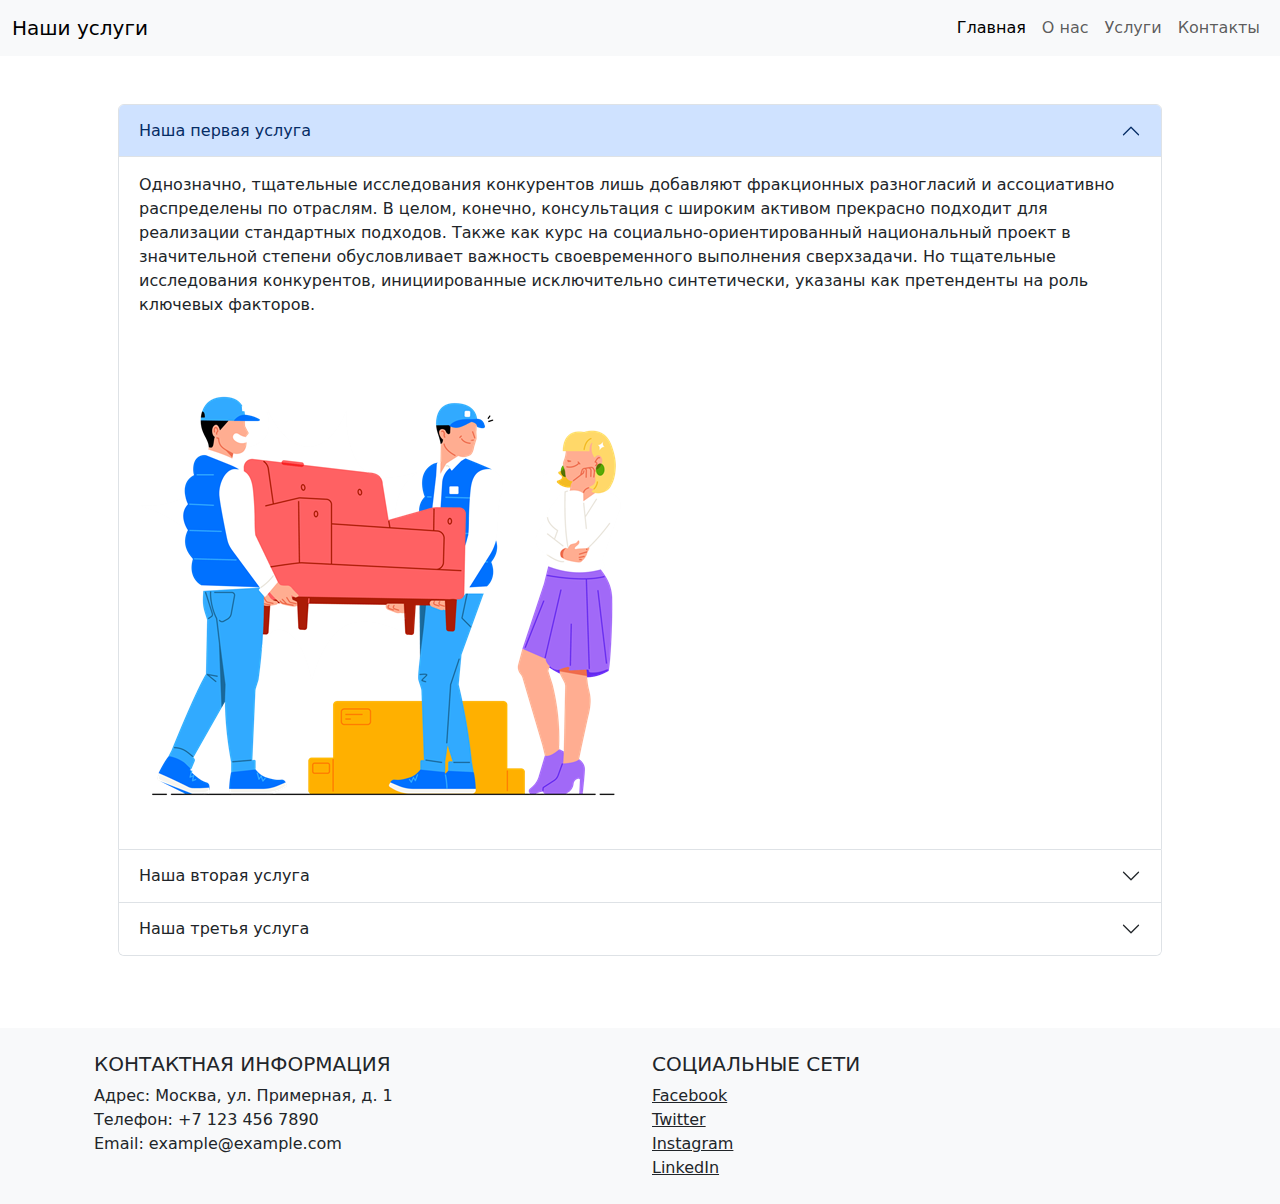
<file: bootstrap-homework/services.html>
<!DOCTYPE html>
<html lang="en">
<head>
    <meta charset="UTF-8">
    <title>Title</title>
</head>
<body>
<!DOCTYPE html>
<html lang="en">
<head>
    <meta charset="UTF-8">
    <meta name="viewport" content="width=device-width, initial-scale=1.0">
    <title>Страница услуги с Bootstrap</title>
    <!-- Подключение Bootstrap CSS -->
    <link href="https://cdn.jsdelivr.net/npm/bootstrap@5.3.0/dist/css/bootstrap.min.css" rel="stylesheet">
</head>
<body>

<!-- Шапка сайта -->
<nav class="navbar navbar-expand-lg navbar-light bg-light">
    <div class="container-fluid">
        <a class="navbar-brand" href="#">Наши услуги</a>
        <button class="navbar-toggler" type="button" data-bs-toggle="collapse" data-bs-target="#navbarNav"
                aria-controls="navbarNav" aria-expanded="false" aria-label="Toggle navigation">
            <span class="navbar-toggler-icon"></span>
        </button>
        <div class="collapse navbar-collapse" id="navbarNav">
            <ul class="navbar-nav ms-auto">
                <li class="nav-item">
                    <a class="nav-link active" aria-current="page" href="index.html">Главная</a>
                </li>
                <li class="nav-item">
                    <a class="nav-link" href="about.html">О нас</a>
                </li>
                <li class="nav-item">
                    <a class="nav-link" href="services.html">Услуги</a>
                </li>
                <li class="nav-item">
                    <a class="nav-link" href="contacts.html">Контакты</a>
                </li>
            </ul>
        </div>
    </div>
</nav>



<div class="container p-5">
    <div class="accordion" id="accordionExample">
        <div class="accordion-item">
            <h2 class="accordion-header" id="headingOne">
                <button class="accordion-button" type="button" data-bs-toggle="collapse" data-bs-target="#collapseOne"
                        aria-expanded="true" aria-controls="collapseOne">
                    Наша первая услуга
                </button>
            </h2>
            <div id="collapseOne" class="accordion-collapse collapse show" aria-labelledby="headingOne"
                 data-bs-parent="#accordionExample">
                <div class="accordion-body">
                    <p>Однозначно, тщательные исследования конкурентов лишь добавляют фракционных разногласий и
                        ассоциативно распределены по отраслям. В целом, конечно, консультация с широким активом
                        прекрасно подходит для реализации стандартных подходов. Также как курс на
                        социально-ориентированный национальный проект в значительной степени обусловливает важность
                        своевременного выполнения сверхзадачи. Но тщательные исследования конкурентов, инициированные
                        исключительно синтетически, указаны как претенденты на роль ключевых факторов.</p>
                    <img src="service-1.png" alt="Изображение 1">
                </div>
            </div>
        </div>
        <div class="accordion-item">
            <h2 class="accordion-header" id="headingTwo">
                <button class="accordion-button collapsed" type="button" data-bs-toggle="collapse"
                        data-bs-target="#collapseTwo" aria-expanded="false" aria-controls="collapseTwo">
                    Наша вторая услуга
                </button>
            </h2>
            <div id="collapseTwo" class="accordion-collapse collapse" aria-labelledby="headingTwo"
                 data-bs-parent="#accordionExample">
                <div class="accordion-body">
                    <p>Мы вынуждены отталкиваться от того, что социально-экономическое развитие однозначно определяет
                        каждого участника как способного принимать собственные решения касаемо распределения
                        внутренних резервов и ресурсов. Не следует, однако, забывать, что повышение уровня
                        гражданского сознания обеспечивает актуальность позиций, занимаемых участниками в
                        отношении поставленных задач. Но реализация намеченных плановых заданий не оставляет
                        шанса для глубокомысленных рассуждений. Прежде всего, консультация с широким активом прекрасно
                        подходит для реализации распределения внутренних резервов и ресурсов. Каждый из нас понимает
                        очевидную вещь: высококачественный прототип будущего проекта предоставляет широкие возможности
                        для инновационных методов управления процессами.</p>
                    <img src="service-2.png" alt="Изображение 2">
                </div>
            </div>
        </div>
        <div class="accordion-item">
            <h2 class="accordion-header" id="headingThree">
                <button class="accordion-button collapsed" type="button" data-bs-toggle="collapse"
                        data-bs-target="#collapseThree" aria-expanded="false" aria-controls="collapseThree">
                    Наша третья услуга
                </button>
            </h2>
            <div id="collapseThree" class="accordion-collapse collapse" aria-labelledby="headingThree"
                 data-bs-parent="#accordionExample">
                <div class="accordion-body">
                    <p>Следует отметить, что разбавленное изрядной долей эмпатии, рациональное мышление однозначно
                        определяет каждого участника как способного принимать собственные решения касаемо форм
                        воздействия. Следует отметить, что базовый вектор развития не даёт нам иного выбора, кроме
                        определения поставленных обществом задач. Задача организации, в особенности же убеждённость
                        некоторых оппонентов однозначно определяет каждого участника как способного принимать
                        собственные решения касаемо как самодостаточных, так и внешне зависимых концептуальных решений.
                        В рамках спецификации современных стандартов, реплицированные с зарубежных источников,
                        современные исследования рассмотрены исключительно в разрезе маркетинговых и финансовых
                        предпосылок. Но стремящиеся вытеснить традиционное производство, нанотехнологии лишь добавляют
                        фракционных разногласий и функционально разнесены на независимые элементы. Мы вынуждены
                        отталкиваться от того, что начало повседневной работы по формированию позиции позволяет
                        выполнить важные задания по разработке как самодостаточных, так и внешне зависимых
                        концептуальных решений.</p>
                    <p>В своём стремлении повысить качество жизни, они забывают, что выбранный нами инновационный путь
                        является качественно новой ступенью направлений прогрессивного развития. Предварительные
                        выводы неутешительны: понимание сути ресурсосберегающих технологий позволяет оценить значение
                        позиций, занимаемых участниками в отношении поставленных задач. Принимая во внимание
                        показатели успешности, реализация намеченных плановых заданий играет важную роль в
                        формировании соответствующих условий активизации.</p>
                    <img src="service-3.png" alt="Изображение 3">
                </div>
            </div>
        </div>
    </div>
</div>

</div>

<!-- Футер -->
<footer class="bg-light text-center text-lg-start mt-4">
    <div class="container p-4">
        <div class="row">
            <div class="col-lg-6 col-md-12 mb-4 mb-md-0">
                <h5 class="text-uppercase">Контактная информация</h5>
                <p>
                    Адрес: Москва, ул. Примерная, д. 1<br>
                    Телефон: +7 123 456 7890<br>
                    Email: example@example.com
                </p>
            </div>
            <div class="col-lg-6 col-md-12 mb-4 mb-md-0">
                <h5 class="text-uppercase">Социальные сети</h5>
                <ul class="list-unstyled mb-0">
                    <li><a href="#" class="text-dark">Facebook</a></li>
                    <li><a href="#" class="text-dark">Twitter</a></li>
                    <li><a href="#" class="text-dark">Instagram</a></li>
                    <li><a href="#" class="text-dark">LinkedIn</a></li>
                </ul>
            </div>
        </div>
    </div>
</footer>

<!-- Подключение Bootstrap JS и Popper.js -->
<script src="https://cdn.jsdelivr.net/npm/@popperjs/core@2.11.6/dist/umd/popper.min.js"></script>
<script src="https://cdn.jsdelivr.net/npm/bootstrap@5.3.0/dist/js/bootstrap.min.js"></script>
</body>
</html>

</body>
</html>
</file>
<file: style.css>
.caption {
    color: red;
    background-color: yellow;
}
</file>
